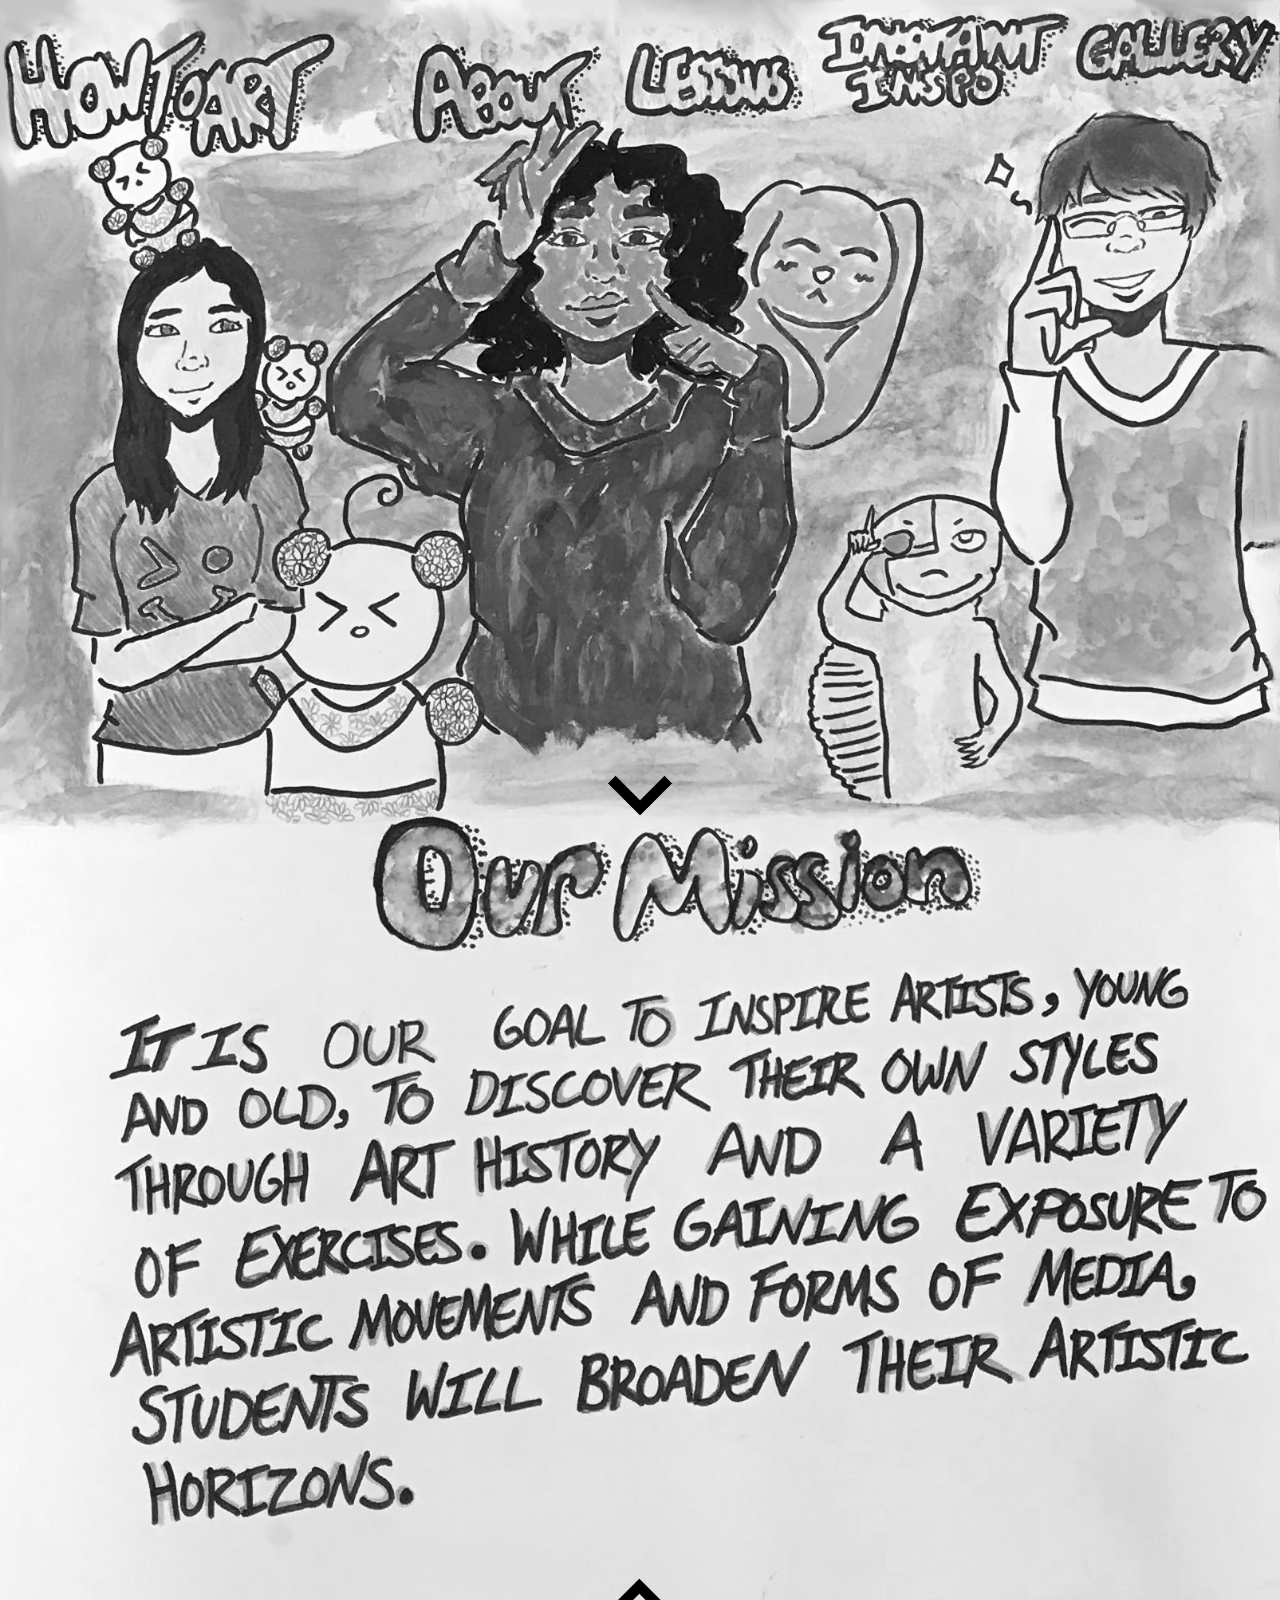
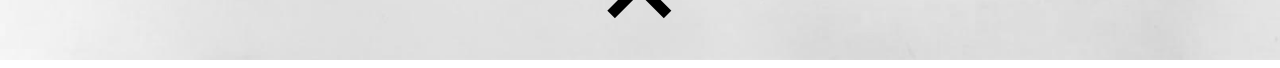
<file: HTML/index.html>
<!DOCTYPE html>
<html>
    <head>
        <link rel ="stylesheet" href="../CSS/home.css"><!--Links the css to the html.--> 
    </head>
    <body>
        <!--This div has an id for up and is for visible top-->
        <div id="up"> 
        </div>

        <!--This div has an id for visible_top. The herf links the down image to the down id that connects to the other image.-->
        <div id="visible_top">
            <a href="#down"><img src="../IMG/home/down.png"></a>
        </div>

        <!--This id is called visible_bottom-->
        <div id="visible_bottom">
            <!--this is to call the up and there's a link for img of an up-->
            <a href="#up"><img src="../IMG/home/up.png"></a>
        </div>
        <!--this div is to have an id for down-->
        <div id="down">
            <!--this href is link the down. So when it's clicked, it goes to up-->
            <a href="#up"></a>
        </div>

        <!--Every image is in a div with a class, so they can each be adjusted to fit into the page nicely.-->
        <!--Black and white background of the home page-->
        <div class = "homeBackground">
            <img src = "../IMG/home/homeBlackWhite.png">
        </div>

        <!--Allows HowToArt image to be on top of the black&white background and to be a clickable link to get to the home page as a navbar-->
        <div class = "howToArt">
            <a href="index.html"><img src = "../IMG/home/howToArt.png"></a>
        </div>

        <!--Allows About image to be on top of the black&white background and to be a clickable link to get to the about page as a navbar-->
        <div class = "about">
            <a href="about.html"><img src = "../IMG/home/about.png"></a>
        </div>

        <!--Allows Lessons image to be on top of the black&white background and to be a clickable link to get to the lessons page as a navbar-->
        <div class = "lessons">    
            <a href="lessons.html"><img src = "../IMG/home/lessons.png"></a>
        </div>

        <!--Allows InstantInspo image to be on top of the black&white background and to be a clickable link to get to the instantInspo page as a navbar-->
        <div class = "instantInspo">
            <a href="instantInspo.html"><img src = "../IMG/home/instantInspo.png"></a>
        </div>

        <!--Allows Gallery image to be on top of the black&white background and to be a clickable link to get to the gallery page as a navbar-->
        <div class = "gallery">
            <a href="gallery.html"><img src = "../IMG/home/gallery.png"></a>
        </div>

        <!--Add in the ourMission picture to be placed.-->
        <div class = "ourMission">
            <img src="../IMG/home/ourMission.png">
        </div>

        <!--Add in the missionStatement1 picture to be placed.-->
        <div class="missionStatement1">
            <img src="../IMG/home/missionStatement1.png">
        </div>

        <!--Add in the missionStatement2 picture to be placed.-->
        <div class="missionStatement2">
            <img src="../IMG/home/missionStatement2.png">
        </div>

        <!--Add in the missionStatement3 picture to be placed.-->
        <div class="missionStatement3">
            <img src="../IMG/home/missionStatement3.png">
        </div>

        <!--Add in the missionStatement4 picture to be placed.-->
        <div class="missionStatement4">
            <img src="../IMG/home/missionStatement4.png">
        </div>

        <!--Add in the jenny picture to be placed.-->
        <div class="jenny">
            <img src="../IMG/home/jenny.png">
        </div>

        <!--Add in the panda1 picture to be placed.-->
        <div class="panda1">
            <img src="../IMG/home/panda1.png">
        </div>

        <!--Add in the panda2 picture to be placed.-->
        <div class="panda2">
            <img src="../IMG/home/panda2.png">
        </div>

        <!--Add in the panda3 picture to be placed.-->
        <div class="panda3">
            <img src="../IMG/home/panda3.png">
        </div>

        <!--Add in the samyra picture to be placed.-->
        <div class="samyra">
            <img src="../IMG/home/samyra.png">
        </div>

        <!--Add in the bunny picture to be placed.-->
        <div class="bunny">
            <img src="../IMG/home/bunny.png">
        </div>

        <!--Add in the andy picture to be placed.-->
        <div class="andy">
            <img src="../IMG/home/andy.png">
        </div>

        <!--Add in the cyborg picture to be placed.-->
        <div class="cyborg">
            <img src="../IMG/home/cyborg.png">
        </div>
    </body>
</html>
</file>
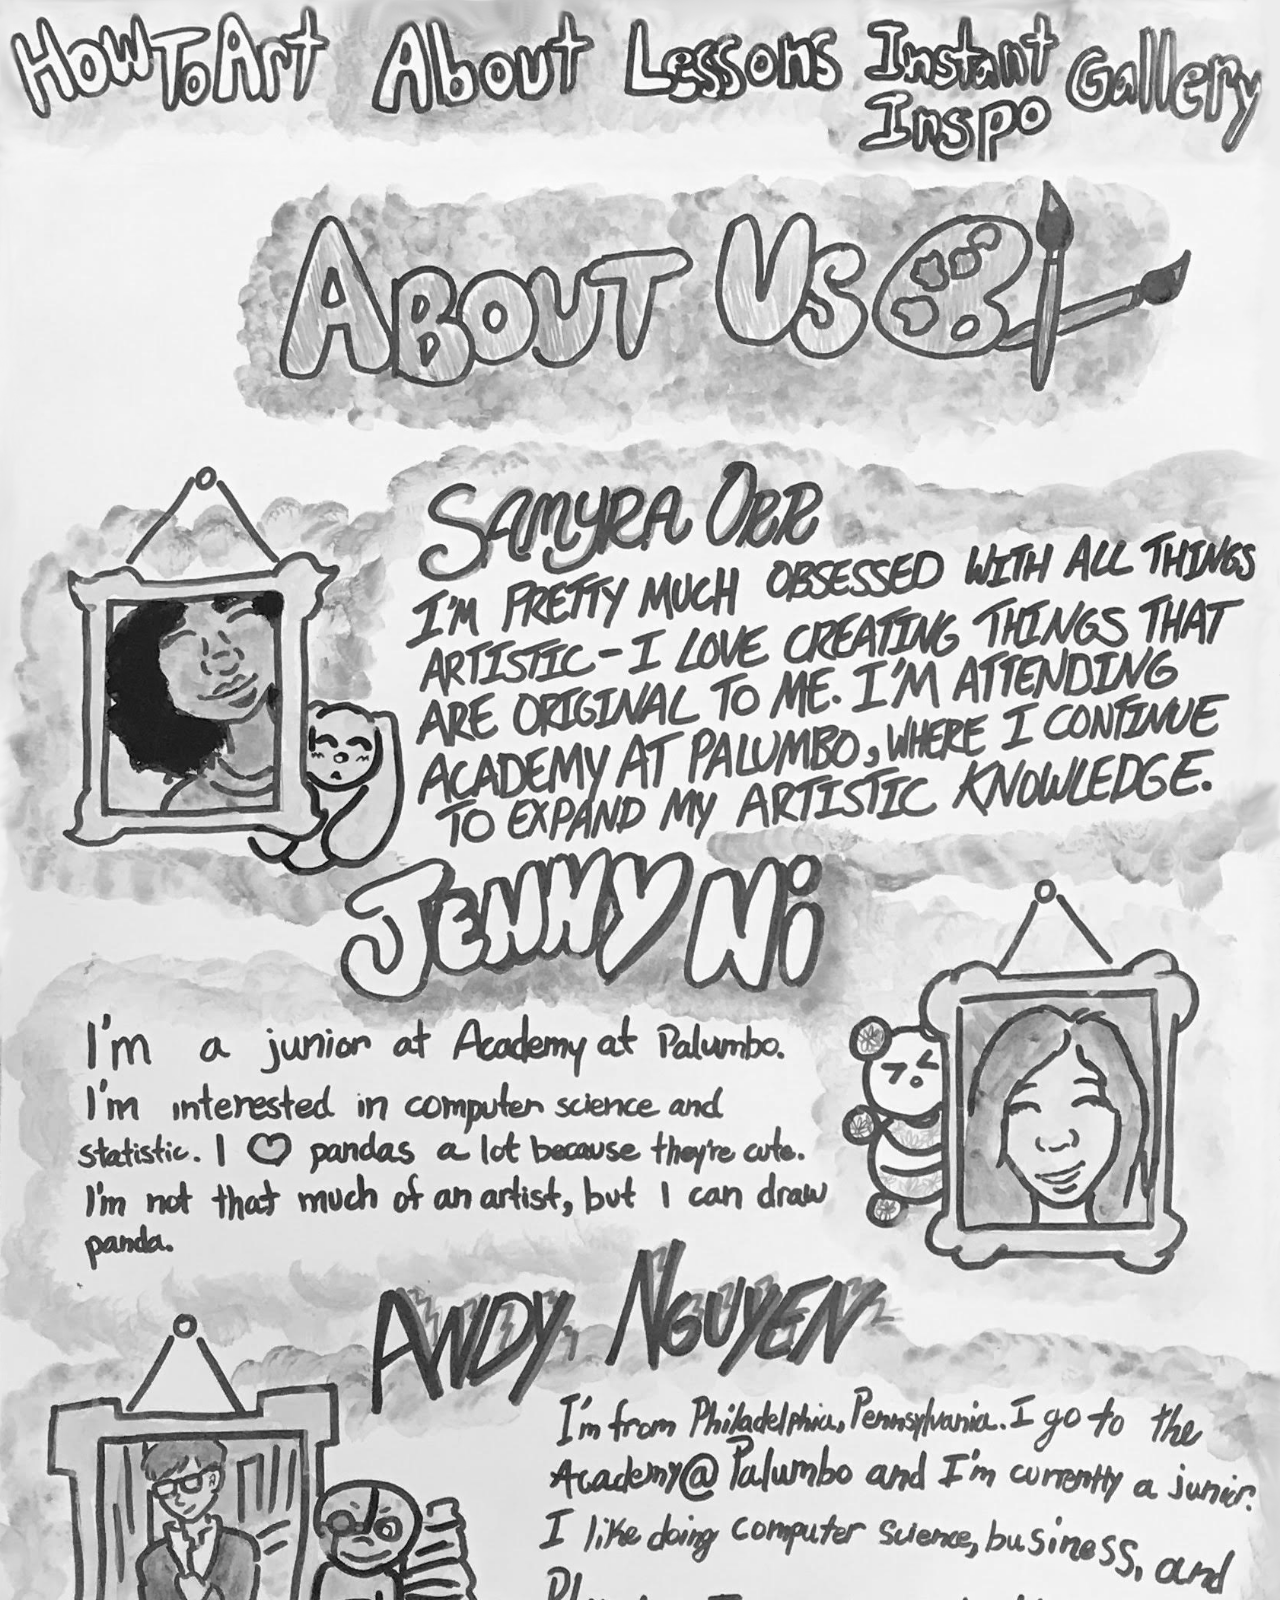
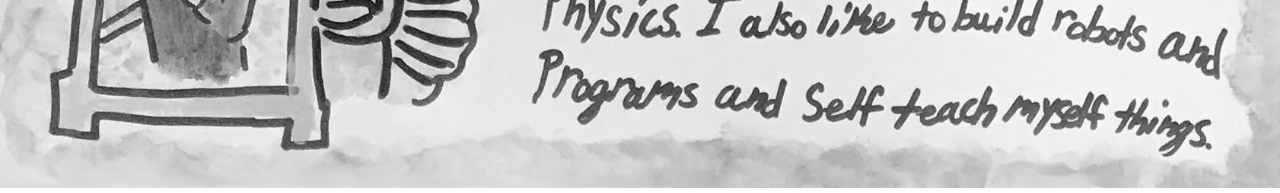
<file: HTML/about.html>
<!DOCTYPE html>
<html>
    <head>
        <link rel ="stylesheet" href="../CSS/about.css"><!--Links the css to the html.-->     
    </head>
    <body>
        <!--Every image is in a div with a class, so they can each be adjusted to fit into the page nicely.-->
        <!--Black and white background of the about page-->
        <div class = "aboutBackground">
            <img src = "../IMG/about/aboutBlackWhite.png">
        </div>

        <!--Allows HowToArt image to be on top of the black&white background and to be a clickable link to get to the home page as a navbar-->
        <div class = "howToArt">
            <a href="index.html"><img src = "../IMG/about/howToArt.png"></a>
        </div>

        <!--Allows About image to be on top of the black&white background and to be a clickable link to get to the about page as a navbar-->
        <div class = "about">
            <a href="about.html"><img src = "../IMG/about/about.png"></a>
        </div>

        <!--Allows Lessons image to be on top of the black&white background and to be a clickable link to get to the lessons page as a navbar-->
        <div class = "lessons">    
            <a href="lessons.html"><img src = "../IMG/about/lessons.png"></a>
        </div>

        <!--Allows InstantInspo image to be on top of the black&white background and to be a clickable link to get to the instant inspo page as a navbar-->
        <div class = "instantInspo">
            <a href="instantInspo.html"><img src = "../IMG/about/instantInspo.png"></a>
        </div>

        <!--Allows Gallery image to be on top of the black&white background and to be a clickable link to get to the gallery page as a navbar-->
        <div class = "gallery">
            <a href="gallery.html"><img src = "../IMG/about/gallery.png"></a>
        </div>

        <!--Add in the title picture to be placed.-->
        <div class = "title">
            <img src = "../IMG/about/title.png">
        </div>

        <!--Add in the samyra picture to be placed.-->
        <div class = "samyra">
            <img src = "../IMG/about/samyra.png">
        </div>

        <!--Add in the aboutSamyra picture to be placed.-->
        <div class = "aboutSamyra">
            <img src = "../IMG/about/aboutSamyra.png">
        </div>

        <!--Add in the jenny picture to be placed.-->
        <div class = "jenny">
            <img src = "../IMG/about/jenny.png">
        </div>

        <!--Add in the aboutJenny picture to be placed.-->
        <div class = "aboutJenny">
            <img src = "../IMG/about/aboutJenny.png">
        </div>

        <!--Add in the andy picture to be placed.-->
        <div class = "andy">
            <img src = "../IMG/about/andy.png">
        </div>

        <!--Add in the aboutAndy picture to be placed.-->
        <div class = "aboutAndy">
            <img src = "../IMG/about/aboutAndy.png">
        </div>
    </body>
</html>
</file>
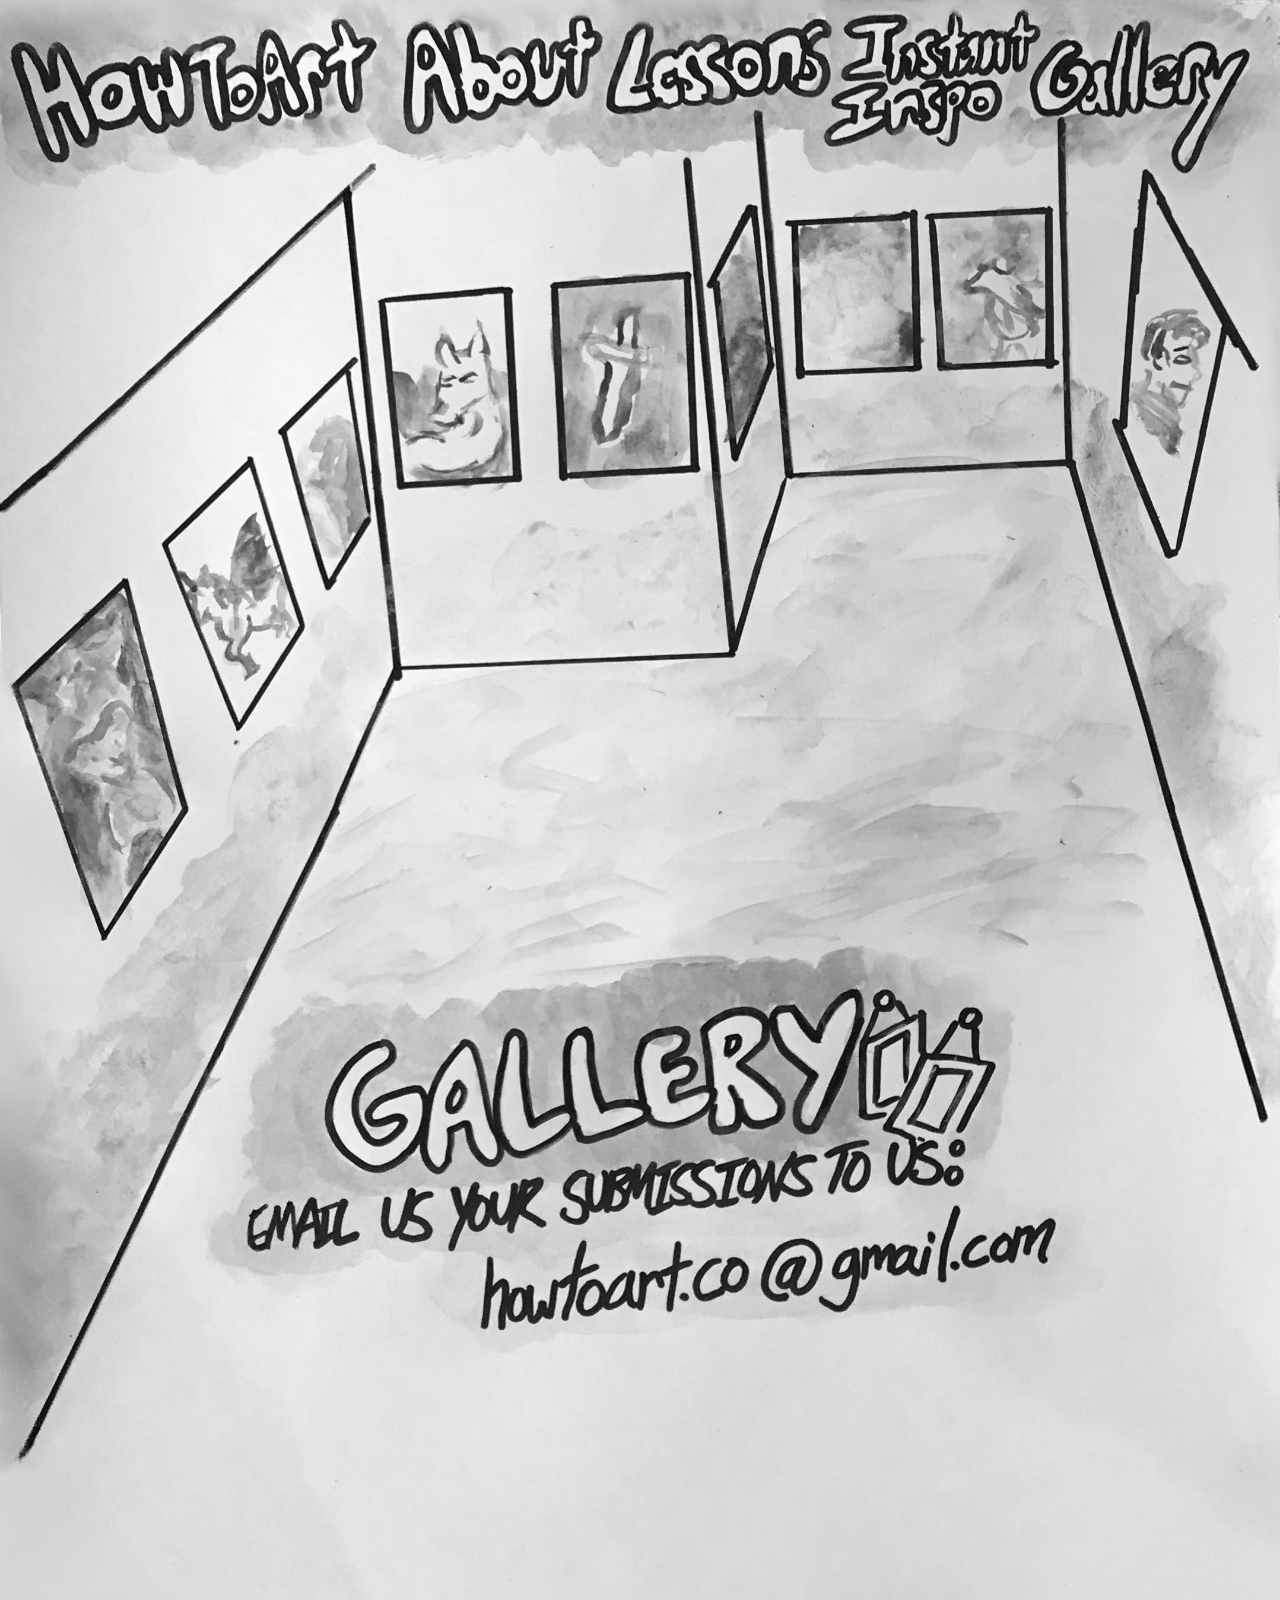
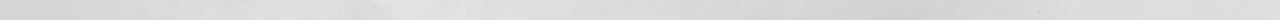
<file: HTML/gallery.html>
<!DOCTYPE html>
<html>
    <head>
        <link rel ="stylesheet" href="../CSS/gallery.css"><!--Links the css to the html.-->   
    </head>
    <body>
        <!--Every image is in a div with a class, so they can each be adjusted to fit into the page nicely.-->
        <!--Black and white background of the gallery page-->
        <div class = "galleryBackground">
            <img src = "../IMG/gallery/galleryBlackWhite.png">
        </div>

        <!--Allows HowToArt image to be on top of the black&white background and to be a clickable link to get to the home page as a navbar-->
        <div class = "howToArt">
            <a href="index.html"><img src = "../IMG/gallery/howToArt.png"></a>
        </div>

        <!--Allows About image to be on top of the black&white background and to be a clickable link to get to the about page as a navbar-->
        <div class = "about">
            <a href="about.html"><img src = "../IMG/gallery/about.png"></a>
        </div>

        <!--Allows lessons image to be on top of the black&white background and to be a clickable link to get to the lessons page as a navbar-->
        <div class = "lessons">    
            <a href="lessons.html"><img src = "../IMG/gallery/lessons.png"></a>
        </div>

        <!--Allows instantInspo image to be on top of the black&white background and to be a clickable link to get to the instantInspo page as a navbar-->
        <div class = "instantInspo">
            <a href="instantInspo.html"><img src = "../IMG/gallery/instantInspo.png"></a>
        </div>

        <!--Allows gallery image to be on top of the black&white background and to be a clickable link to get to the gallery page as a navbar-->
        <div class = "gallery">
            <a href="gallery.html"><img src = "../IMG/gallery/gallery.png"></a>
        </div>

        <!--Add in the submissions picture to be placed.-->
        <div class = "submissions">
            <img src = "../IMG/gallery/submissions.png">
        </div>

        <!--Add in the floor picture to be placed.-->
        <div class = "floor">
            <img src = "../IMG/gallery/floor.png">
        </div>

        <!--Add in the art1 picture to be placed.-->
        <div class = "art1">
            <img src = "../IMG/gallery/art1.png">
        </div>
        
        <!--Add in the sunMoon art work picture to be zoomed in.-->
        <img class = "artwork polarBear" src = "../IMG/gallery/polarBear.jpg">

        <!--Add in the art2 picture to be placed.-->
        <div class = "art2">
            <img src = "../IMG/gallery/art2.png">
        </div>
        
        <!--Add in the sunMoon art work picture to be zoomed in.-->
        <img class = "artwork alicorn" src = "../IMG/gallery/alicorn.jpg">

        <!--Add in the art3 picture to be placed.-->
        <div class = "art3">
            <img src = "../IMG/gallery/art3.png">
        </div>
        
        <!--Add in the sunMoon art work picture to be zoomed in.-->
        <img class = "artwork sunMoon" src = "../IMG/gallery/sunMoon.jpg">

        <!--Add in the art4 picture to be placed.-->
        <div class = "art4">
            <img src = "../IMG/gallery/art4.png">
        </div>
        
        <!--Add in the whiteFox art work picture to be zoomed in.-->
        <img class = "artwork whiteFox" src = "../IMG/gallery/whiteFox.jpg">

        <!--Add in the art5 picture to be placed.-->
        <div class = "art5">
            <img src = "../IMG/gallery/art5.png">
        </div>

        <!--Add in the sword art work picture to be zoomed in.-->
        <img class = "artwork sword" src = "../IMG/gallery/sword.jpg">
        
        <!--Add in the art6 picture to be placed.-->
        <div class = "art6">
            <img src = "../IMG/gallery/art6.png">
        </div>
        
        <!--Add in the city art work picture to be zoomed in.-->
        <img class = "artwork city" src = "../IMG/gallery/city.jpg">
        
        <!--Add in the art7 picture to be placed.-->
        <div class = "art7">
            <img src = "../IMG/gallery/art7.png">
        </div>
        
        <!--Add in the galaxy art work picture to be zoomed in.-->
        <img class = "artwork galaxy" src = "../IMG/gallery/galaxy.jpg">
        
        <!--Add in the art8 picture to be placed.-->
        <div class = "art8">
            <img src = "../IMG/gallery/art8.png">
        </div>
        
        <!--Add in the bird art work picture to be zoomed in.-->
        <img class = "artwork bird" src = "../IMG/gallery/bird.jpg">
        
        <!--Add in the art9 picture to be placed.-->
        <div class = "art9">
            <img src = "../IMG/gallery/art9.png">
        </div>
        
        <!--Add in the BTS art work picture to be zoomed in.-->
        <img class = "artwork BTS" src = "../IMG/gallery/BTS.jpg">
        
        <!--Add in the wall1 picture to be placed.-->
        <div class = "wall1">
            <img src = "../IMG/gallery/wall1.png">
        </div>
        
        <!--Add in the wall2 picture to be placed.-->
        <div class = "wall2">
            <img src = "../IMG/gallery/wall2.png">
        </div>
        
        <!--Add in the wall3 picture to be placed.-->
        <div class = "wall3">
            <img src = "../IMG/gallery/wall3.png">
        </div>
        
        <!--Add in the wall4 picture to be placed.-->
        <div class = "wall4">
            <img src = "../IMG/gallery/wall4.png">
        </div>
    </body>
</html>
</file>
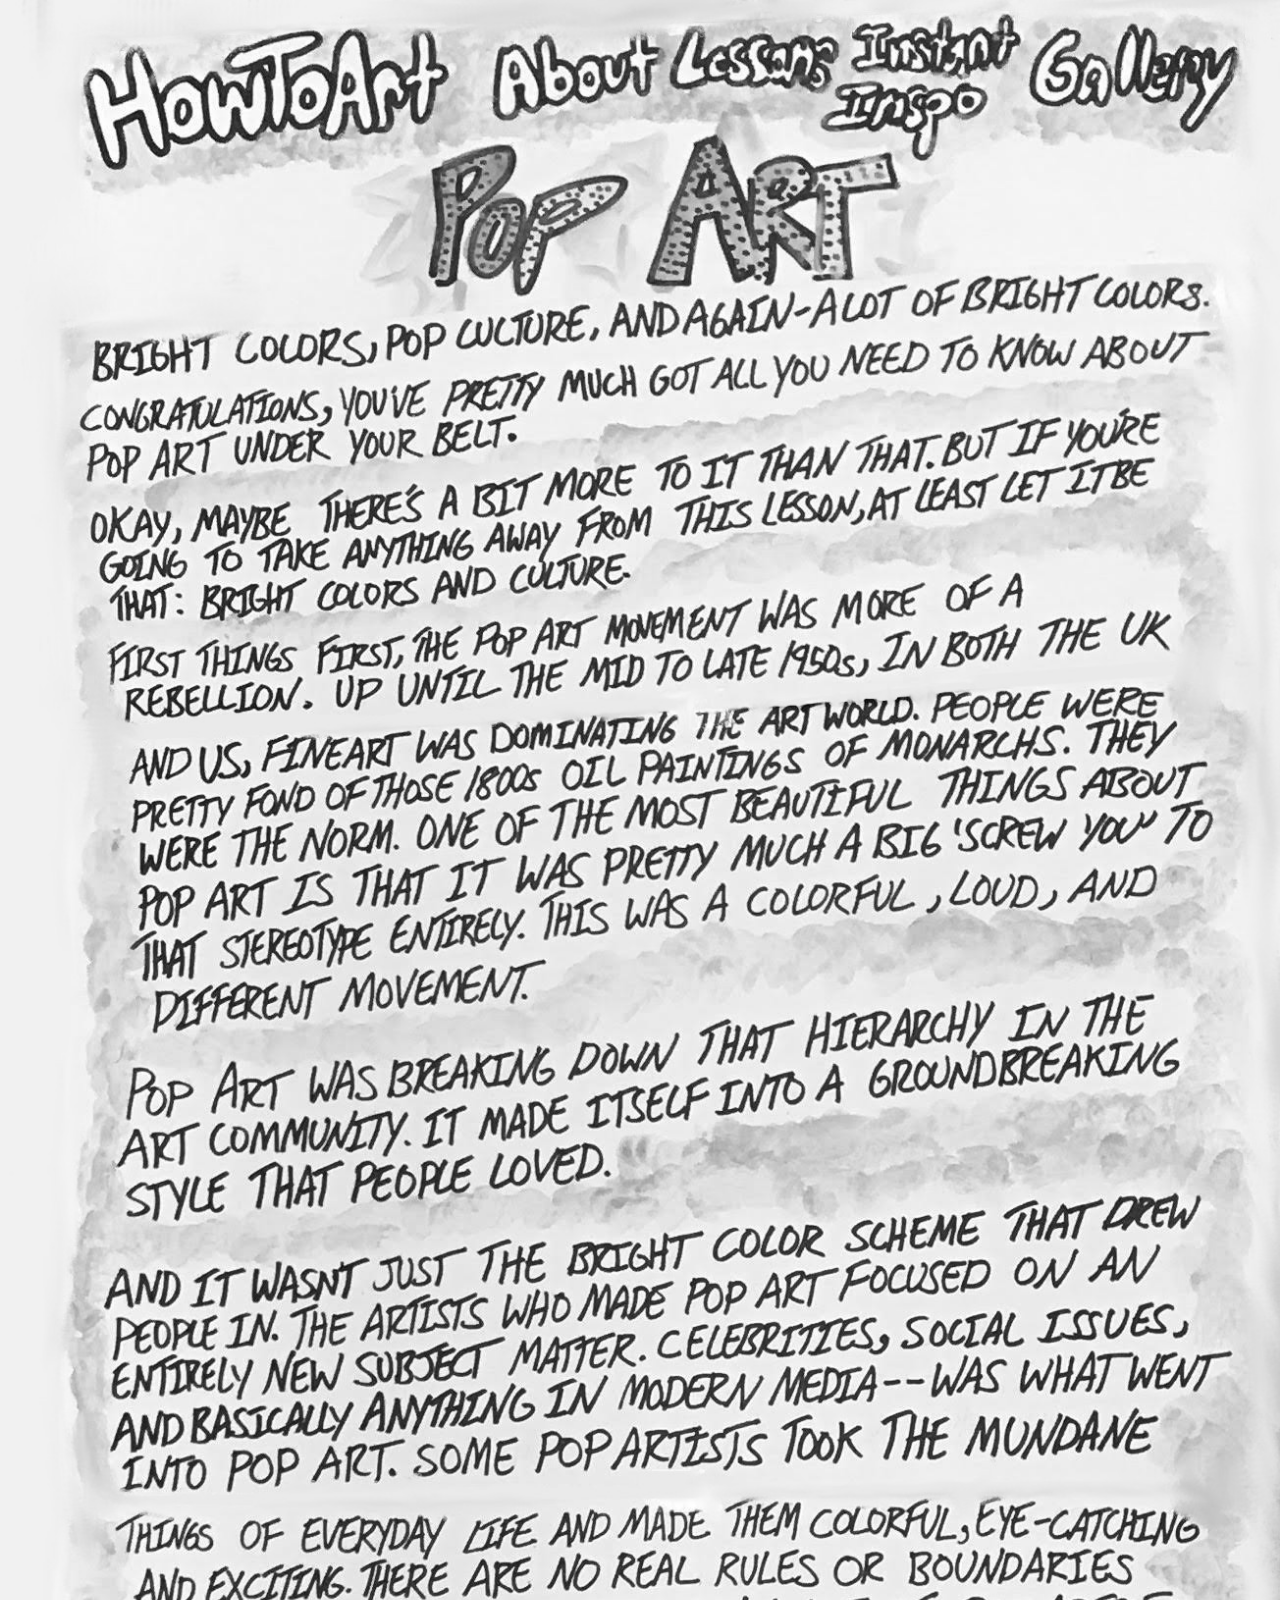
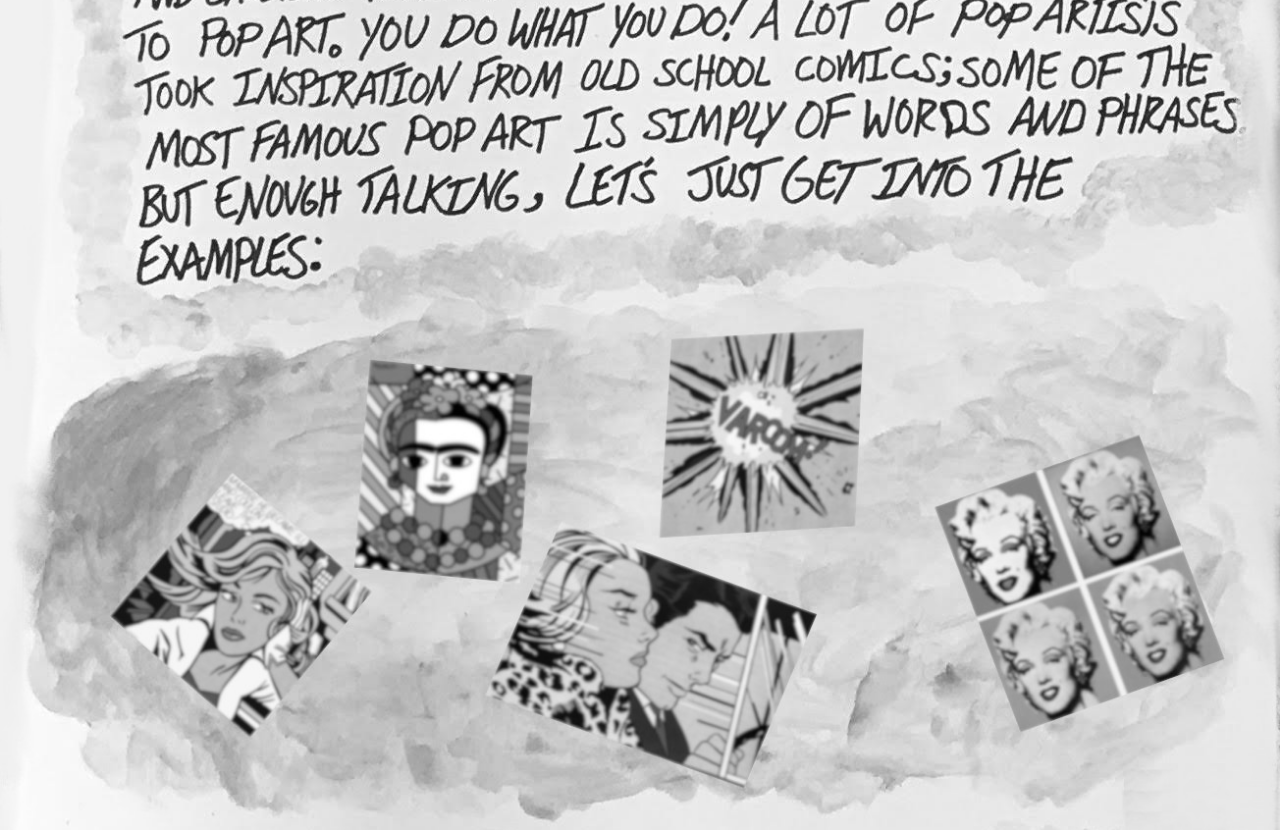
<file: HTML/lessons.html>
<!DOCTYPE html>
<html>
    <head>
        <link rel ="stylesheet" href="../CSS/lessons.css"><!--Links the css to the html.-->   
    </head>
    <body>
        <!--Every image is in a div with a class, so they can each be adjusted to fit into the page nicely.-->
        <!--Black and white background of the lessons page-->
        <div class = "lessonsBackground">
            <img src = "../IMG/lessons/lessonsBlackWhite.png">
        </div>

        <!--Allows HowToArt image to be on top of the black&white background and to be a clickable link to get to the home page as a navbar-->
        <div class = "howToArt">
            <a href="index.html"><img src = "../IMG/lessons/howToArt.png"></a>
        </div>

        <!--Allows About image to be on top of the black&white background and to be a clickable link to get to the about page as a navbar-->
        <div class = "about">
            <a href="about.html"><img src = "../IMG/lessons/about.png"></a>
        </div>

        <!--Allows Lessons image to be on top of the black&white background and to be a clickable link to get to the lessons page as a navbar-->
        <div class = "lessons">    
            <a href="lessons.html"><img src = "../IMG/lessons/lessons.png"></a>
        </div>

        <!--Allows InstantInspo image to be on top of the black&white background and to be a clickable link to get to the instant inspo page as a navbar-->
        <div class = "instantInspo">
            <a href="instantInspo.html"><img src = "../IMG/lessons/instantInspo.png"></a>
        </div>

        <!--Allows Gallery image to be on top of the black&white background and to be a clickable link to get to the gallery page as a navbar-->
        <div class = "gallery">
            <a href="gallery.html"><img src = "../IMG/lessons/gallery.png"></a>
        </div>

        <!--Add in the title picture to be placed.-->
        <div class = "title">
            <img src = "../IMG/lessons/title.png">
        </div>

        <!--Add in the content1 picture to be placed.-->
        <div class = "content1">
            <img src = "../IMG/lessons/content1.png">
        </div>

        <!--Add in the content2 picture to be placed.-->
        <div class = "content2">
            <img src = "../IMG/lessons/content2.png">
        </div>

        <!--Add in the content3 picture to be placed.-->
        <div class = "content3">
            <img src = "../IMG/lessons/content3.png">
        </div>

        <!--Add in the content4 picture to be placed.-->
        <div class = "content4">
            <img src = "../IMG/lessons/content4.png">
        </div>

        <!--Add in the content5 picture to be placed.-->
        <div class = "content5">
            <img src = "../IMG/lessons/content5.png">
        </div>

        <!--Add in the content6 picture to be placed.-->
        <div class = "content6">
            <img src = "../IMG/lessons/content6.png">
        </div>

        <!--Add in the content7 picture to be placed.-->
        <div class = "content7">
            <img src = "../IMG/lessons/content7.png">
        </div>

        <!--Add in the popArts picture to be placed.-->
        <div class = "popArts">
            <img src = "../IMG/lessons/popArts.png">
        </div>

        <!--Add in the maybeRotated picture to be placed.-->
        <div class = "maybeRotated">
            <img src = "../IMG/lessons/maybeRotated.png">
        </div>

        <!--Add in the maybe pop art work picture to be zoomed in.-->
        <img class = "popArtWorks maybe" src = "../IMG/lessons/maybe.jpg">

        <!--Add in the fridaRotated picture to be placed.-->
        <div class = "fridaRotated">
            <img src = "../IMG/lessons/fridaRotated.png">
        </div>

        <!--Add in the frida pop art work picture to be zoomed in.-->
        <img class = "popArtWorks frida" src = "../IMG/lessons/frida.jpg">

        <!--Add in the inTheCarRotated picture to be placed.-->
        <div class = "inTheCarRotated">
            <img src = "../IMG/lessons/inTheCarRotated.png">
        </div>

        <!--Add in the inTheCar pop art work picture to be zoomed in.-->
        <img class = "popArtWorks inTheCar" src = "../IMG/lessons/inTheCar.jpg">

        <!--Add in the varoomRotated picture to be placed.-->
        <div class = "varoomRotated">
            <img src = "../IMG/lessons/varoomRotated.png">
        </div>

        <!--Add in the varoom pop art work picture to be zoomed in.-->
        <img class = "popArtWorks varoom" src = "../IMG/lessons/varoom.jpg">

        <!--Add in the shotMarilynsRotated picture to be placed.-->
        <div class = "shotMarilynsRotated">
            <img src = "../IMG/lessons/shotMarilynsRotated.png">
        </div>

        <!--Add in the shotMarilyns pop art work picture to be zoomed in.-->
        <img class = "popArtWorks shotMarilyns" src = "../IMG/lessons/shotMarilyns.jpg">
    </body>
</html>
</file>
<file: CSS/home.css>
/*home page*/
/*This code is to make the click on the mouse to have a smooth transition.*/
html {
  scroll-behavior: smooth;
} 

body {    
    overflow-x: hidden; 
    /*This overflow is called to set what shows when content overflows. 
      The hidden is called on the property to set the visibity as hidden*/
}

/*This affects every img in the home page*/
img {               
    width: 100%;    
}
/*This @media screen is so that if the web browser small enough, 
  then the arrows will disappear as it's not needed if the entire thing appears.*/
@media screen and (max-width: 1000px) {
  #visible_top {
    display: none;
  }
  #visible_bottom {
    display: none;
  }
}

/*This id is called when visible top is clicked. The webpage goes to 0px as the position.*/ 
#up {
    position: absolute;
    top: 0px;
}

/*This id creates the positioning and size of the top arrow */
#visible_top {
    z-index: 20;
    position: absolute;
    top: 57vw;
    left: 45vw;
    opacity: 1;
    width: 10vw;
}

/*This id creates the positioning and size of the bottom arrow*/
#visible_bottom {
    z-index: 20;
    position: absolute;
    width: 10vw;    
    top: 120vw;           
    left: 45vw;
    opacity: 1;
}

/*This id is called when visible_bottom is clicked. It gets to the 62.8vw position.*/
#down {
    position: absolute;
    top: 62.8vw;
}

/*This div affects every picture*/
div {                           
    position: absolute;         
    opacity: 0;                 
    transition-duration: 5s;   
}

/*This div hover affects every picture*/
div:hover {                       
    opacity:1;                     
    transition-duration: 0.3s;    
}

/*black and white background image*/
.homeBackground {   
    width: 100vw;   
    top: 0vw;        
    left: 0vw;       
    opacity: 1;      
}

/*HowToArt navbar*/
.howToArt {            
    width: 31.03vw;    
    top: 0.75vw;       
    left: 0.3vw;         
}

/*About navbar*/
.about {                
    width: 21.73vw;     
    top: 0.9vw;           
    left: 26.7vw;         
}

/*Lessons navbar*/
.lessons {             
    width: 17.21vw;   
    top: 0.8vw;         
    left: 46.7vw;      
}

/*InstantInspo navbar*/
.instantInspo {        
    width: 23.18vw;    
    top: .25vw;
    left: 62vw;        
}

/*Gallery navbar*/
.gallery {             
    width: 17.59vw;   
    top: 0.1vw;          
    left: 82.2vw;        
}

/*ourMission image*/
.ourMission {              
    width: 53.39vw;        
    top: 62.5vw;           
    left: 25.9vw;           
}

/*missionStatement1 image*/
.missionStatement1 {          
    width: 48.05vw;           
    top: 77.1vw;                
    left: 7.1vw;                
    animation: sparkle;
    animation-duration: 7s;
    animation-iteration-count: infinite;
}

/*missionStatement2 image*/
.missionStatement2 {          
    width: 41.45vw;          
    top: 74vw;                
    left: 53.2vw;                
    animation: sparkle;
    animation-duration: 5s;
    animation-delay: 1.5s;
    animation-iteration-count: infinite;
}

/*missionStatement4 image*/
.missionStatement3 {          
    width: 44.78vw;          
    top: 93.5vw;                
    left: 7.4vw;                
    animation: sparkle;
    animation-duration: 4s;
    animation-delay: 2.2s;
    animation-iteration-count: infinite;
}

/*missionStatement5 image*/
.missionStatement4 {          
    width: 55.52vw;           
    top: 91vw;                
    left: 44vw;                
    animation: sparkle;
    animation-duration: 4.7s;
    animation-delay: 1.1s;
    animation-iteration-count: infinite;
}

/*give fluent effect to the mission statements*/
@keyframes sparkle {
    0% {opacity: 0.3;}
    20% {opacity: 0.9;}
    40% {opacity: 0.2;}
    60% {opacity: 1;}
    80% {opacity: 0.6;}
}

/*jenny image*/
.jenny {               
    width: 24.87vw;    
    top: 17.4vw;       
    left: 0.4vw;        
}

/*jenny image*/
.panda1 {              
    width: 13.12vw;    
    top: 9.15vw;         
    left: 4.8vw;         
}

/*2nd panda image*/
.panda2 {              
    width: 8.98vw;     
    top: 23.4vw;         
    left: 18.3vw;        
}

/*3rd panda image*/
.panda3 {              
    width: 21.48vw;    
    top: 35.3vw;         
    left: 17.4vw;        
}

/*samyra image*/
.samyra {              
    width: 43.15vw;    
    top: 9.05vw;          
    left: 21.7vw;        
}

/*bunny image*/
.bunny {               
    width: 19.09vw;    
    top: 10.3vw;         
    left: 55.8vw;        
}

/*andy image*/
.andy {               
    width: 25.38vw;    
    top: 6.5vw;         
    left: 74vw;        
}

/*cyborg image*/
.cyborg {                 
    width: 24.62vw;      
    top: 35vw;            
    left: 58.5vw;           
}
</file>
<file: CSS/about.css>
/*about page*/
body {    
    overflow-x: hidden; 
    /*This overflow is called to set what shows when content overflows. 
      The hidden is called on the property to set the visibity as hidden*/
}

/*This affects every img in the about page*/
img {               
    width: 100%;    
}

/*This div affects every picture*/
div {                          
    position: absolute;         
    opacity: 0;                 
    transition-duration: 5s;    
}

/*This div hover affects every picture*/
div:hover {                       
    opacity: 1;                  
    transition-duration: 0.3s;   
}

/*black and white background image*/
.aboutBackground {       
    width: 100vw;          
    top: 0vw;             
    left: 0vw;             
    opacity: 1;            
}

/*HowToArt navbar*/
.howToArt {             
    width: 26.28vw;     
    top: .1vw;       
    left: .1vw;          
}

/*About navbar*/
.about {                
    width: 22.12vw;      
    top: 0.2vw;        
    left: 25.4vw;       
}

/*Lessons navbar*/
.lessons {                
    width: 20.57vw;       
    top: .1vw;          
    left: 46.5vw;        
}

/*InstantInspo navbar*/
.instantInspo {          
    width: 19.02vw;      
    top: 0vw;          
    left: 64.8vw;        
}

/*Gallery navbar*/
.gallery {            
    width: 17.66vw;   
    top: 0.2vw;         
    left: 82.4vw;       
}

/*title image*/
.title {               
    width: 74.91vw;    
    top: 13.6vw;          
    left: 18.1vw;       
}

/*samyra portrait image*/
.samyra {              
    width: 31.99vw;    
    top: 36.2vw;          
    left: 0.18vw;        
}

/*samyra about content*/
.aboutSamyra {               
    width: 71.17vw;    
    top: 34.3vw;          
    left: 28.7vw;       
}

/*jenny portrait image*/
.jenny {              
    width: 31.87vw;   
    top: 68vw;          
    left: 65vw;       
}

/*jenny about content*/
.aboutJenny {               
    width: 68.01vw;    
    top: 65.5vw;         
    left: 0.1vw;        
}

/*andy portrait image*/
.andy {               
    width: 39.06vw;    
    top: 102vw;          
    left: 0.18vw;        
}

/*andy about content*/
.aboutAndy {               
    width: 72.65vw;    
    top: 96.6vw;
    left: 27.5vw;        
}
</file>
<file: CSS/gallery.css>
/*gallery page*/
body {    
    overflow-x: hidden; 
    /*This overflow is called to set what shows when content overflows. 
      The hidden is called on the property to set the visibity as hidden*/
}

/*This affects every img in the gallery page*/
img {               
    width: 100%;    
}

/*This div affects every picture*/
div {                           
    position: absolute;         
    opacity: 0;                 
    transition-duration: 5s;    
}

/*This div hover affects every picture*/
div:hover {                       
    opacity: 1;                  
    transition-duration: 0.3s;    
}

/*black and white background image*/
.galleryBackground {       
    width: 100vw;         
    top: 0vw;              
    left: 0vw;             
    opacity: 1;           
}

/*HowToArt navbar*/
.howToArt {           
    width: 30.96vw;     
    top: 1.5vw;       
    left: -0.3vw;         
}

/*About navbar*/
.about {               
    width: 18.9vw;      
    top: 1.2vw;         
    left: 28.9vw;       
}

/*Lessons navbar*/
.lessons {               
    width: 19.89vw;       
    top: 0.8vw;          
    left: 45.8vw;        
}

/*InstantInspo navbar*/
.instantInspo {         
    width: 18.95vw;     
    top: .4vw;          
    left: 62.9vw;        
}

/*Gallery navbar*/
.gallery {            
    width: 19.98vw;   
    top: 0vw;          
    left: 78.9vw;        
}

/*context about the "direction of submitting artworks" image*/
.submissions {           
    width: 67.76vw;  
    top: 73.7vw;        
    left: 16.4vw;        
}

/*this is for all artworks*/
.artwork {         
    width: 0vw;   
}

/*1st student's artwork image*/
.art1 {                   
    width: 13.8vw;       
    top: 45.3vw;          
    left: 0.9vw;          
    z-index: 10;          
}

/*polarBear image*/
.polarBear {
    position: absolute;
    width: 7.02vw;       
    top: 60vw;            
    left: 5.1vw;          
    z-index: 0;
    opacity:0;
    transform: rotate(320deg);
    transition-duration: 0.1s;
}


/*zoom in the polar bear when art1 is clicked*/  
.art1:active + .polarBear {     
    width: 20vw;                
    top: 25vw;                  
    left: 35vw;                 
    z-index: 15;
    opacity: 1;
    transform: rotate(360deg);
    transition-duration: 1s;
}

/*2nd student's artwork image*/
.art2 {                    
    width: 11.44vw;        
    top: 35.7vw;           
    left: 12.7vw;          
    z-index: 10;           
}

/*alicorn image*/
.alicorn {
    position: absolute;
    width: 6.72vw;         
    top: 45vw;             
    left: 15.5vw;         
    z-index: 0;
    opacity: 0;
    transform: rotate(310deg);
    transition-duration: 0.1s;
}

/*zoom in the alicorn when art2 is clicked*/  
.art2:active + .alicorn {       
    width: 40vw;                
    top: 25vw;                  
    left: 30vw;                 
    z-index: 15;
    opacity: 1;
    transform: rotate(360deg);
    transition-duration: 1s;
}

/*3rd student's artwork image*/
.art3 {                
    width: 7.27vw;     
    top: 28.08vw;       
    left: 22vw;       
    z-index: 10;       
}

/*sunMoon image*/
.sunMoon {
    position: absolute;
    width: 4.27vw;       
    top: 36.36vw;            
    left: 24.3vw;         
    z-index: 0;
    opacity: 0;
    transform: rotate(330deg);
    transition-duration: 0.1s;
}

/*zoom in the sunMoon when art3 is clicked*/  
.art3:active + .sunMoon {    
    width: 40vw;              
    top: 25vw;                
    left: 35vw;               
    z-index: 15;
    opacity: 1;
    transform: rotate(360deg);
    transition-duration: 1s;
}

/*4th student's artwork image*/
.art4 {                
    width: 11.35vw;   
    top: 22.3vw;     
    left: 29.6vw;     
    z-index: 10;      
}

/*whiteFox image*/
.whiteFox {
    position: absolute;
    width: 4.27vw;           
    top: 27.36vw;            
    left: 33.3vw;           
    z-index: 0;
    opacity: 0;
    transition-duration: 0.1s;
}

/*zoom in the whiteFox when art2 is clicked*/  
.art4:active + .whiteFox {    
    width: 40vw;              
    top: 25vw;                 
    left: 30vw;                
    z-index: 15;
    opacity: 1;
    transition-duration: 1s;
}

/*5th student's artwork image*/
.art5 {               
    width: 11.91vw;    
    top: 21.1vw;      
    left: 43vw;      
    z-index: 10;       
}

/*sword image*/
.sword {
    position: absolute;
    width: 4.27vw;           
    top: 27.15vw;            
    left: 47.7vw;            
    z-index: 0;
    opacity: 0;
    transition-duration: 0.1s;
}

/*zoom in on the sword when art5 is clicked*/  
.art5:active + .sword {        
    width: 25vw;               
    top: 25vw;                
    left: 35vw;                
    z-index: 15;
    opacity: 1;
    transition-duration: 1s;
}

/*6th student's artwork image*/
.art6 {                
    width: 5.02vw;     
    top: 15.9vw;       
    left: 55.5vw;     
    z-index: 10;       
}

/*city image*/
.city {
    position: absolute;
    width: 2vw;             
    top: 25.9vw;            
    left: 58.35vw;          
    z-index: 0;
    opacity: 0;
    transform: rotate(330deg);
    transition-duration: 0.1s;
}

/*zoom in the city when art6 is clicked*/  
.art6:active + .city {       
    width: 40vw;             
    top: 25vw;               
    left: 30vw;              
    z-index: 15;
    opacity: 1;
    transform: rotate(360deg);
    transition-duration: 1s;
}

/*7th student's artwork image*/
.art7 {                
    width: 10.37vw;   
    top: 16.5vw;       
    left: 61.8vw;      
    z-index: 10;       
}

/*galaxy image*/
.galaxy {
    position: absolute;
    width: 4.27vw;           
    top: 22.15vw;            
    left: 65.7vw;            
    z-index: 0;
    opacity: 0;
    transition-duration: 0.1s;
}

/*zoom in the galaxy when art7 is clicked*/  
.art7:active + .galaxy {       
    width: 40vw;               
    top: 25vw;                 
    left: 30vw;                
    z-index: 15;
    opacity: 1;
    transition-duration: 1s;
}

/*8th student's artwork image*/
.art8 {                
    width: 9.89vw;     
    top: 16vw;         
    left: 72.6vw;      
    z-index: 10;       
}

/*bird image*/
.bird {
    position: absolute;
    width: 4.27vw;           
    top: 20vw;            
    left: 76vw;            
    z-index: 0;
    opacity: 0;
    transition-duration: 0.1s;
}

/*zoom in the bird when art8 is clicked*/  
.art8:active + .bird {       
    width: 25vw;               
    top: 25vw;                 
    left: 35vw;                
    z-index: 15;
    opacity: 1;
    transition-duration: 1s;
}

/*9th student's artwork image*/
.art9 {                
    width: 9.05vw;     
    top: 13vw;       
    left: 86.9vw;     
    z-index: 10;       
}

/*BTS image*/
.BTS {
    position: absolute;
    width: 4vw;             
    top: 26.9vw;            
    left: 91vw;             
    z-index: 0;
    opacity: 0;
    transform: rotate(25deg);
    transition-duration: 0.1s;
}

/*zoom in the BTS when the art9 is clicked*/  
.art9:active + .BTS {          
    width: 25vw;              
    top: 25vw;                
    left: 35vw;               
    z-index: 15;
    opacity: 1;
    transform: rotate(0deg);
    transition-duration: 1s;
}

/*1st wall image*/
.wall1 {                 
    width: 31.25vw;      
    top: 14.6vw;       
    left: 0vw;           
    z-index: 5;
}

/*2nd wall image*/
.wall2 {               
    width: 34.94vw;    
    top: 8.4vw;         
    left: 27.2vw;         
    z-index: 5;
}

/*3rd wall image*/
.wall3 {               
    width: 23.8vw;   
    top: 13.4vw;         
    left: 60.02vw;         
}

/*4th wall image*/
.wall4 {                  
    width: 16.69vw;       
    top: 10.6vw;          
    left: 83.3vw;         
}

/*floor image*/
.floor{                   
    width: 73.4vw;       
    top: 36.4vw;          
    left: 20.5vw;         
}
</file>
<file: CSS/lessons.css>
/*lessons page*/
body {    
    overflow-x: hidden; 
    /*This overflow is called to set what shows when content overflows. 
      The hidden is called on the property to set the visibity as hidden*/
}

/*This affects every img in the lessons page*/
img {               
    width: 100%;    
}

/*This div hover affects every picture*/
div {                           
    position: absolute;         
    opacity: 0;                 
    transition-duration: 5s;    
}

/*This div hover affects every picture*/
div:hover {                       
    opacity: 1;                   
    transition-duration: 0.3s;    
}

/*black and white background image*/
.lessonsBackground {       
    width: 100vw;          
    top: 0vw;              
    left: 0vw;             
    opacity: 1;            
}

/*howToArt navbar*/
.howToArt {            
    width: 29.51vw;     
    top: 1.8vw;       
    left: 6.2vw;         
}

/*about narbar*/
.about {               
    width: 18.27vw;      
    top: 1.75vw;         
    left: 34vw;       
}

/*lessons navbar*/
.lessons {               
    width: 14.98vw;       
    top: 1.2vw;          
    left: 51.2vw;        
}

/*instantInspo navbar*/
.instantInspo {         
    width: 17.20vw;      
    top: 0.9vw;          
    left: 63.5vw;        
}

/* gallery navbar*/
.gallery {            
    width: 18.56vw;    
    top: 0.9vw;          
    left: 78.7vw;        
}

/*title image*/
.title {            
    width: 47.09vw;    
    top: 8.8vw;          
    left: 27.3vw;        
}

/*content1 image*/
.content1 {               
    width: 91.44vw;    
    top: 20.3vw;          
    left: 4.1vw;        
    animation: sparkle;
    animation-duration: 7s;
    animation-iteration-count: infinite;
}

/*content2 image*/
.content2 {               
    width: 89.91vw;    
    top: 30.8vw;          
    left: 4.8vw;        
    animation: sparkle;
    animation-duration: 5s;
    animation-delay: 1.5s;
    animation-iteration-count: infinite;
}

/*content3 image*/
.content3 {         
    width: 90.14vw;    
    top: 41.7vw;          
    left: 6vw;        
    animation: sparkle;
    animation-duration: 4s;
    animation-delay: 2.2s;
    animation-iteration-count: infinite;
}

/*content4 image*/
.content4 {            
    width: 92.28vw;    
    top: 52.7vw;          
    left: 6.1vw;        
    animation: sparkle;
    animation-duration: 4.7s;
    animation-delay: 1.1s;
    animation-iteration-count: infinite;
    
}
/*content5 image*/
.content5 {            
    width: 91.44vw;    
    top: 74.5vw;          
    left: 6vw;       
    animation: sparkle;
    animation-duration: 5s;
    animation-delay: 1.5s;
    animation-iteration-count: infinite;
}

/*content6 image*/
.content6 {               
    width: 94.04vw;    
    top: 88.5vw;         
    left: 4.5vw;       
    animation: sparkle;
    animation-duration: 4s;
    animation-delay: 2.2s;
    animation-iteration-count: infinite;
}

/*content7 image*/
.content7 {               
    width: 94.5vw;    
    top: 115.1vw;          
    left: 4.5vw;        
    animation: sparkle;
    animation-duration: 4.7s;
    animation-delay: 1.1s;
    animation-iteration-count: infinite;
}

/*give fluent effect to the content*/
@keyframes sparkle {
    0% {opacity: 0.3;}
    20% {opacity: 0.9;}
    40% {opacity: 0.2;}
    60% {opacity: 1;}
    80% {opacity: 0.6;}
}

/*popArts image*/
.popArts {            
    width: 96.94vw;    
    top: 146.9vw;          
    left: 1.3vw;        
}

/*this is for all popArtworks*/
.popArtWorks {
    width: 0vw;
}

/*maybeRotated image*/
.maybeRotated {            
    width: 20.57vw;        
    top: 161.9vw;           
    left: 8.5vw;           
    z-index: 10;           
}

/*maybe image*/
.maybe {
    position: absolute;
    width: 7.02vw;        
    top: 167.9vw;            
    left: 14.5vw;          
    z-index: 0;
    opacity: 0;
    transform: rotate(45deg);
    transition-duration: 0.1s;
}

/*rotate and zoom in the maybe image when maybeRotated is clicked*/
.maybeRotated:active + .maybe {       
    width: 30vw;               
    top: 155vw;                 
    left: 34vw;                 
    z-index: 15;
    opacity: 1;
    transform: rotate(0deg);
    transition-duration: 1s;
}

/*fridaRotated image*/
.fridaRotated {                    
    width: 13.99vw;        
    top: 153.1vw;           
    left: 27.6vw;           
    z-index: 10;           
}

/*frida image*/
.frida {
    position: absolute;
    width: 7.02vw;       
    top: 157vw;           
    left: 31vw;         
    z-index: 0;
    opacity: 0;
    transform: rotate(3deg);
    transition-duration: 0.1s;
}

/*rotate and zoom in the frida image when fridaRotated is clicked*/
.fridaRotated:active + .frida {     
    width: 30vw;                
    top: 150vw;                  
    left: 34vw;                 
    z-index: 15;
    opacity: 1;
    transform: rotate(0deg);
    transition-duration: 1s;
}

/*inTheCarRotated image*/
.inTheCarRotated {                    
    width: 25.92vw;        
    top: 165.7vw;           
    left: 37.9vw;           
    z-index: 10;           
}

/*inTheCar image*/
.inTheCar {
    position: absolute;
    width: 12.02vw;        
    top: 172vw;            
    left: 45vw;          
    z-index: 0;
    opacity: 0;
    transform: rotate(15deg);
    transition-duration: 0.1s;
}

/*rotate and zoom in the "inTheCar" image when inTheCarRotated is clicked*/
.inTheCarRotated:active + .inTheCar {     
    width: 30vw;                
    top: 155vw;                  
    left: 34vw;                  
    z-index: 15;
    opacity: 1;
    transform: rotate(0deg);
    transition-duration: 1s;
}

/*varoomRotated image*/
.varoomRotated {                   
    width: 15.98vw;        
    top: 150.6vw;           
    left: 51.5vw;          
    z-index: 10;           
}

/*varoom image*/
.varoom {
    position: absolute;
    width: 7.02vw;        
    top: 155vw;            
    left: 55.1vw;          
    z-index: 0;
    opacity: 0;
    transform: rotate(2deg);
    transition-duration: 0.1s;
}

/*rotate and zoom in the varoom image when varoomRotated is clicked*/  
.varoomRotated:active + .varoom {      
    width: 30vw;                
    top: 155vw;                 
    left: 34vw;                  
    z-index: 15;
    opacity: 1;
    transform: rotate(0deg);
    transition-duration: 1s;
}

/*shotMarilynsRotated image*/
.shotMarilynsRotated {                   
    width: 22.71vw;        
    top: 159vw;          
    left: 73.1vw;          
    z-index: 10;           
}

/*shotMarilyns image*/
.shotMarilyns {
    position: absolute;
    width: 11vw;        
    top: 165vw;            
    left: 78vw;          
    z-index: 0;
    opacity: 0;
    transform: rotate(340deg);
    transition-duration: 0.1s;
}

/*rotate and zoom in the shotMarilyns image when shotMarilynsRotated is clicked*/
.shotMarilynsRotated:active + .shotMarilyns {    
    width: 30vw;                
    top: 155vw;                  
    left: 34vw;               
    z-index: 15;
    opacity: 1;
    transform: rotate(360deg);
    transition-duration: 1s;
}
</file>
